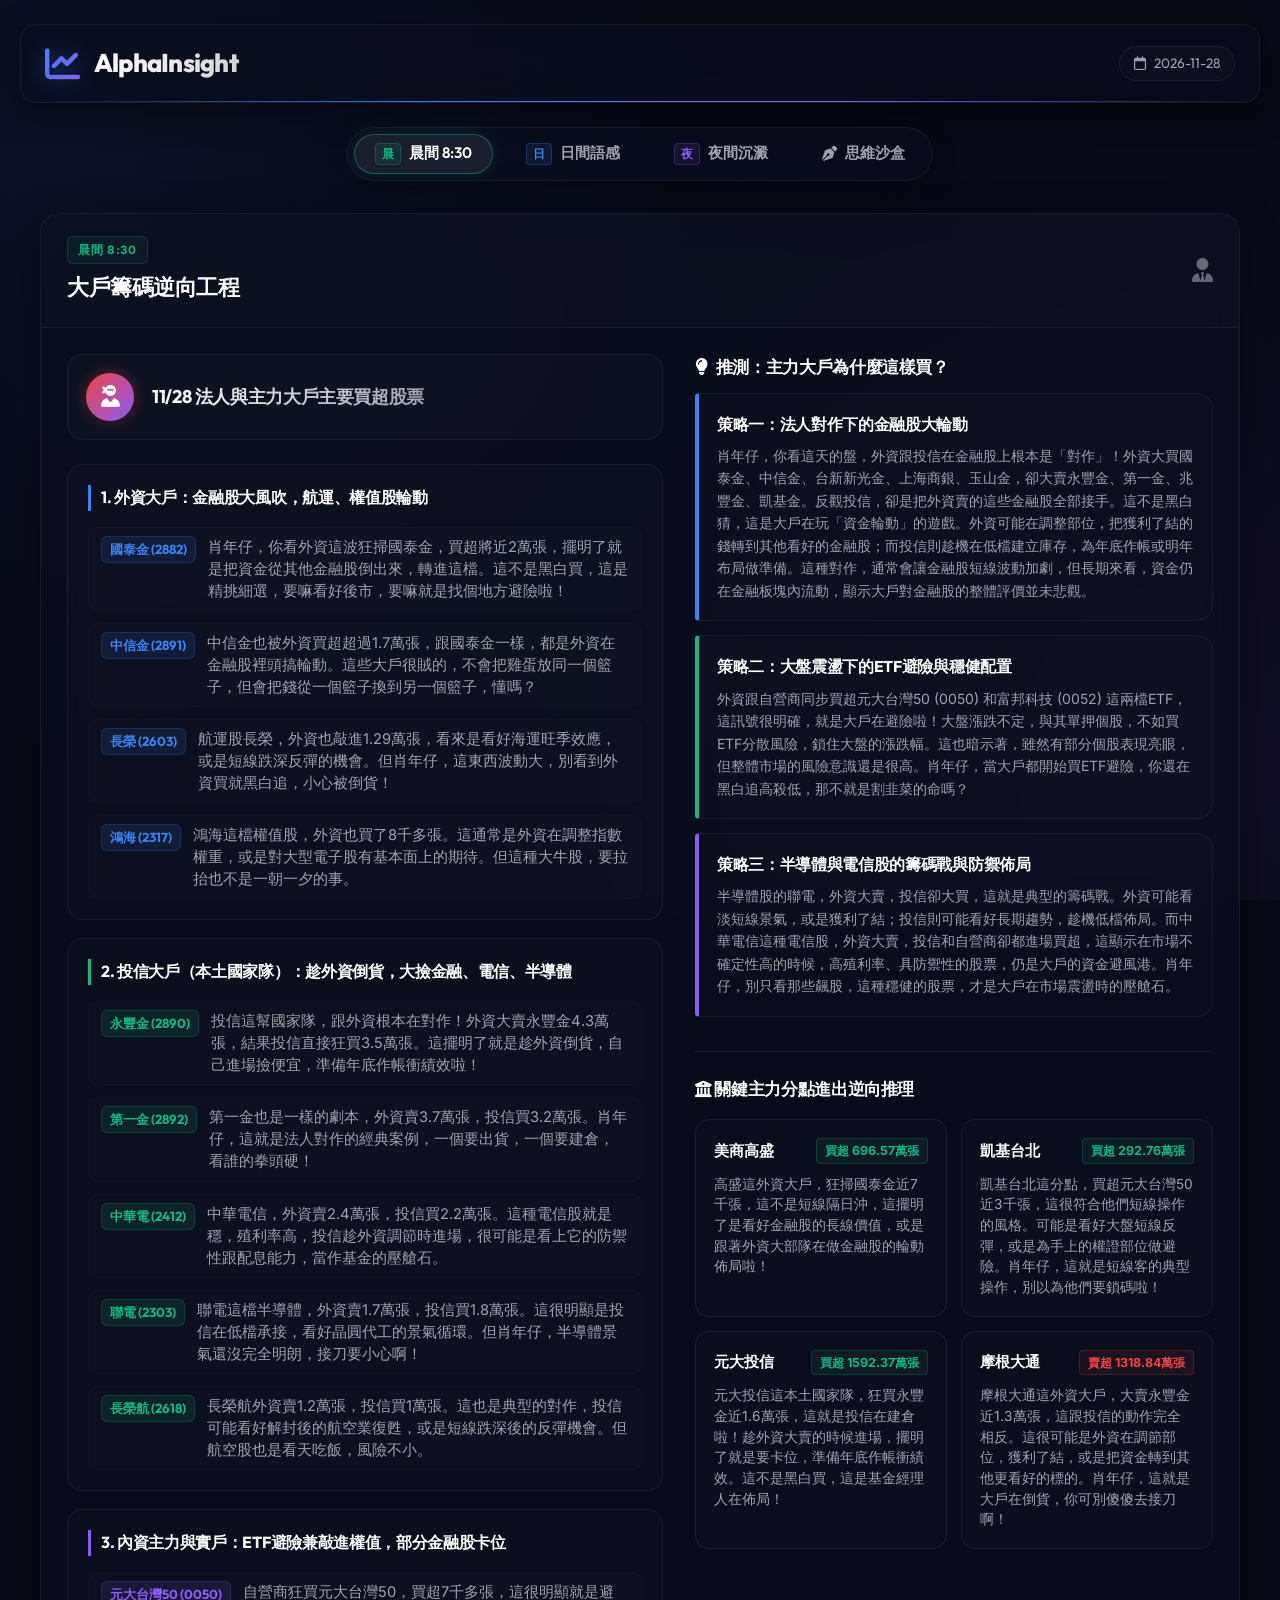
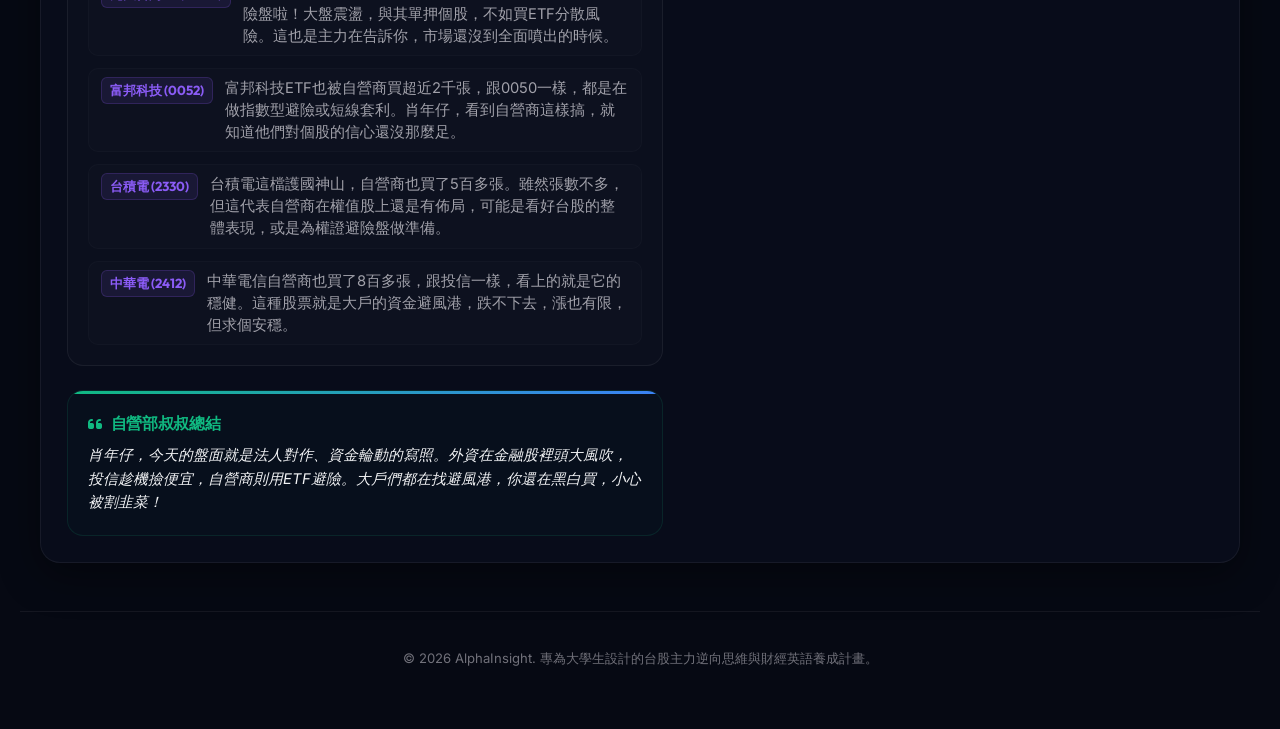
<file: index.html>
<!DOCTYPE html>
<html lang="zh-TW">
<head>
    <meta charset="UTF-8">
    <meta name="viewport" content="width=device-width, initial-scale=1.0">
    <title>AlphaInsight</title>
    <meta name="description" content="結合台股大戶操盤思維逆向工程與國際財經科技英語語感訓練的單頁 Dashboard。">
    <!-- Google Fonts -->
    <link rel="preconnect" href="https://fonts.googleapis.com">
    <link rel="preconnect" href="https://fonts.gstatic.com" crossorigin>
    <link href="https://fonts.googleapis.com/css2?family=Inter:wght@300;400;500;600;700&family=Outfit:wght@400;500;600;700;800&display=swap" rel="stylesheet">
    <!-- FontAwesome for icons -->
    <link rel="stylesheet" href="https://cdnjs.cloudflare.com/ajax/libs/font-awesome/6.4.0/css/all.min.css">
    <link rel="stylesheet" href="style.css">
</head>
<body>
    <div class="app-container">
        <!-- Header -->
        <header class="app-header">
            <div class="logo-area">
                <i class="fa-solid fa-chart-line logo-icon"></i>
                <div class="logo-text">
                    <h1>AlphaInsight</h1>
                </div>
            </div>
            <div class="header-meta">
                <div class="meta-item">
                    <i class="fa-regular fa-calendar"></i>
                    <span id="insight-date">讀取中...</span>
                </div>
            </div>
        </header>

        <!-- View Selector / Nav Tabs -->
        <nav class="view-selector-container">
            <div class="view-tabs">
                <button class="view-tab-btn active" data-view="morning">
                    <span class="view-badge view-badge-morning">晨</span> 晨間 8:30
                </button>
                <button class="view-tab-btn" data-view="english">
                    <span class="view-badge view-badge-daytime">日</span> 日間語感
                </button>
                <button class="view-tab-btn" data-view="night">
                    <span class="view-badge view-badge-night">夜</span> 夜間沉澱
                </button>
                <button class="view-tab-btn" data-view="sandbox">
                    <i class="fa-solid fa-pen-nib"></i> 思維沙盒
                </button>
            </div>
        </nav>

        <!-- Main Dashboard Layout -->
        <main class="app-main">
            <!-- Left Column: Stocks & Links -->
            <div class="main-column left-column">
                
                <!-- Section 1: Morning Stock Uncle -->
                <section class="dashboard-card stock-section" id="morning-stock">
                    <div class="card-header">
                        <div class="card-title">
                            <span class="badge badge-morning">晨間 8:30</span>
                            <h2>大戶籌碼逆向工程</h2>
                        </div>
                        <i class="fa-solid fa-user-tie header-card-icon"></i>
                    </div>
                    
                    <div class="card-content morning-content-grid">
                        <div class="morning-left-col">
                            <!-- Uncle Sentiment -->
                            <div class="uncle-sentiment-box">
                                <div class="uncle-avatar">
                                    <i class="fa-solid fa-user-ninja"></i>
                                </div>
                                <div class="sentiment-speech">
                                    <h3 id="uncle-report-header" class="report-header">正在逆向分析主力籌碼中...</h3>
                                </div>
                            </div>

                            <!-- Buyer Groups Section -->
                            <div class="uncle-report-section">
                                <div id="buyer-groups-container" class="buyer-groups-grid">
                                    <div class="loading-spinner"><i class="fa-solid fa-circle-notch fa-spin"></i> 正在生成大戶分組明細...</div>
                                </div>
                            </div>

                            <!-- Summary Section -->
                            <div class="uncle-summary-box" id="uncle-summary-container">
                                <h4><i class="fa-solid fa-quote-left"></i> 自營部叔叔總結</h4>
                                <p id="uncle-summary-text">正在整合操盤思維...</p>
                            </div>
                        </div>

                        <div class="morning-right-col">
                            <!-- Strategic Rationale Section -->
                            <div class="uncle-report-section strategies-section">
                                <h3><i class="fa-solid fa-lightbulb"></i> 推測：主力大戶為什麼這樣買？</h3>
                                <div id="strategies-container" class="strategies-grid">
                                    <div class="loading-spinner"><i class="fa-solid fa-circle-notch fa-spin"></i> 正在剖析大戶操盤策略...</div>
                                </div>
                            </div>

                            <!-- Top Brokerage Analysis list -->
                            <div class="analysis-group brokerage-tracker-group">
                                <h3 class="brokerage-tracker-title"><i class="fa-solid fa-building-columns"></i> 關鍵主力分點進出逆向推理</h3>
                                <div id="brokerages-list" class="brokerage-grid">
                                    <div class="loading-spinner"><i class="fa-solid fa-circle-notch fa-spin"></i> 載入分點資料中...</div>
                                </div>
                            </div>
                        </div>
                    </div>
                </section>

                <!-- Section 3: Night Market Linker -->
                <section class="dashboard-card linker-section" id="night-linker">
                    <div class="card-header">
                        <div class="card-title">
                            <span class="badge badge-night">夜間沉澱</span>
                            <h2>跨領域大腦聯結器 (Market Linker)</h2>
                        </div>
                        <i class="fa-solid fa-brain header-card-icon"></i>
                    </div>
                    <div class="card-content">
                        <p id="linker-insight-text" class="linker-text">
                            正在深度聯結晨間台股大戶動作與國際科技新聞...
                        </p>
                    </div>
                </section>

            </div>

            <!-- Right Column: English Professor & Sandbox -->
            <div class="main-column right-column">
                
                <!-- Section 2: Daytime English Professor -->
                <section class="dashboard-card english-section" id="daytime-english">
                    <div class="card-header">
                        <div class="card-title">
                            <span class="badge badge-daytime">日間語感</span>
                            <h2>英語修煉場</h2>
                        </div>
                        <i class="fa-solid fa-graduation-cap header-card-icon"></i>
                    </div>

                    <div class="card-content">
                        <!-- News Selector (if multiple news items exist) -->
                        <div class="news-tabs" id="news-selector">
                            <!-- Dynamically loaded tabs -->
                        </div>

                        <!-- Level Switcher -->
                        <div class="level-switcher">
                            <button class="level-btn active" id="btn-level1" data-level="1">
                                <span class="btn-num">L1</span>
                                <span class="btn-txt">盲聽/盲讀</span>
                            </button>
                            <button class="level-btn" id="btn-level2" data-level="2">
                                <span class="btn-num">L2</span>
                                <span class="btn-txt">關鍵字提示</span>
                            </button>
                            <button class="level-btn" id="btn-level3" data-level="3">
                                <span class="btn-num">L3</span>
                                <span class="btn-txt">全文陪讀</span>
                            </button>
                        </div>

                        <!-- Training Area -->
                        <div class="training-display">
                            
                            <!-- Level 1: Blind Reading & Listening -->
                            <div class="level-panel active" id="panel-level1">
                                <div class="blind-controls">
                                    <button class="control-btn play-btn" id="tts-play-btn" title="播放語音">
                                        <i class="fa-solid fa-circle-play"></i> 聽力播放 (TTS)
                                    </button>
                                    <button class="control-btn stop-btn" id="tts-stop-btn" title="停止播放" style="display:none;">
                                        <i class="fa-solid fa-circle-stop"></i> 停止
                                    </button>
                                    <button class="control-btn peek-btn" id="peek-btn">
                                        <i class="fa-regular fa-eye"></i> 暫時解鎖文字 (馬賽克)
                                    </button>
                                </div>
                                <div class="blind-text-container">
                                    <div class="blind-text blur-effect" id="blind-passage">
                                        Loading passage...
                                    </div>
                                </div>
                            </div>

                            <!-- Level 2: Keywords & Context -->
                            <div class="level-panel" id="panel-level2">
                                <!-- Background Context -->
                                <div class="context-box">
                                    <h4><i class="fa-solid fa-circle-info"></i> 教授的白話背景提示</h4>
                                    <p id="prof-context">載入中...</p>
                                </div>
                                
                                <!-- Keyword Cards Grid -->
                                <h4><i class="fa-solid fa-tags"></i> 核心產業英語單字 (點擊翻牌)</h4>
                                <div class="keyword-grid" id="keywords-container">
                                    <!-- Dynamic Keyword Cards -->
                                </div>
                            </div>

                            <!-- Level 3: Full Read-Along -->
                            <div class="level-panel" id="panel-level3">
                                <div class="helper-tip">
                                    <i class="fa-regular fa-lightbulb"></i> 點擊任何一個英文句子，右側或下方將浮現結合產業背景的白話中文翻譯。
                                </div>
                                <div class="read-along-container">
                                    <div class="english-passage-interactive" id="interactive-passage">
                                        <!-- Sentences loaded dynamically -->
                                    </div>
                                    <div class="translation-side-panel" id="translation-panel">
                                        <div class="translation-panel-header">
                                            <i class="fa-solid fa-language"></i> 教授對話式翻譯
                                        </div>
                                        <div class="translation-panel-content" id="translation-content">
                                            點擊英文句子即可獲得白話翻譯。
                                        </div>
                                    </div>
                                </div>
                            </div>

                        </div>
                    </div>
                </section>

                <!-- Sandbox Notes Box -->
                <section class="dashboard-card sandbox-card" id="sandbox">
                    <div class="card-header">
                        <div class="card-title">
                            <i class="fa-solid fa-pen-nib"></i>
                            <h2>思維沙盒 (英文重點筆記)</h2>
                        </div>
                    </div>
                    <div class="card-content">
                        <!-- Cleanup Notification Banner -->
                        <div class="sandbox-notification" id="sandbox-notification" style="display: none;">
                            <span class="notification-text"><i class="fa-solid fa-circle-check"></i> 每週自動清理已完成！已將上週的筆記歸檔至單字庫。</span>
                            <button class="notification-close" id="btn-close-notification">&times;</button>
                        </div>

                        <!-- Sandbox Sub Tabs -->
                        <div class="sandbox-tabs">
                            <button class="sandbox-tab-btn active" data-sandbox-tab="edit">
                                <i class="fa-solid fa-pen-nib"></i> 筆記編輯
                            </button>
                            <button class="sandbox-tab-btn" data-sandbox-tab="words">
                                <i class="fa-solid fa-book"></i> 單字庫 (<span id="vocab-count">0</span>)
                            </button>
                            <button class="sandbox-tab-btn" data-sandbox-tab="quiz">
                                <i class="fa-solid fa-gamepad"></i> 互動測驗
                            </button>
                        </div>

                        <!-- Panel 1: Note Editor -->
                        <div class="sandbox-panel active" id="sandbox-panel-edit">
                            <div class="sandbox-intro">
                                請輸入財經英語重點。資料將自動備份於瀏覽器。
                            </div>
                            <textarea id="sandbox-textarea" placeholder="在此記錄您的英文重點...（例如：&#10;go on a tear 勢不可擋&#10;take a hit 遭受打擊&#10;bear market 空頭市場）"></textarea>
                            <div class="sandbox-action-bar">
                                <button class="sandbox-btn primary-btn" id="btn-consolidate-now">
                                    <i class="fa-solid fa-file-invoice"></i> 整理並歸檔至單字庫
                                </button>
                                <span id="save-status"><i class="fa-solid fa-cloud-arrow-up"></i> 已即時儲存</span>
                            </div>
                        </div>

                        <!-- Panel 2: Vocabulary Bank -->
                        <div class="sandbox-panel" id="sandbox-panel-words">
                            <div class="vocab-header-actions">
                                <div class="backup-actions">
                                    <button class="sandbox-btn secondary-btn" id="btn-export-vocab">
                                        <i class="fa-solid fa-file-export"></i> 匯出單字庫
                                    </button>
                                    <label class="sandbox-btn secondary-btn upload-label" for="input-import-vocab">
                                        <i class="fa-solid fa-file-import"></i> 匯入單字庫
                                        <input type="file" id="input-import-vocab" accept=".json" style="display: none;">
                                    </label>
                                    <button class="sandbox-btn danger-btn" id="btn-clear-vocab">
                                        <i class="fa-solid fa-trash-can"></i> 清空單字庫
                                    </button>
                                </div>
                            </div>
                            <div class="vocab-list-container" id="vocab-list">
                                <p class="vocab-empty-msg">單字庫目前是空的。請在「筆記編輯」中寫下單字後歸檔，或點選匯入。</p>
                            </div>
                        </div>

                        <!-- Panel 3: Interactive Quiz -->
                        <div class="sandbox-panel" id="sandbox-panel-quiz">
                            <div id="quiz-setup-view">
                                <p class="quiz-intro">挑戰您自己記錄的英文重點單字！測驗會從您的單字庫中隨機挑選單字進行四選一問答。</p>
                                <button class="sandbox-btn primary-btn" id="btn-start-quiz">
                                    <i class="fa-solid fa-play"></i> 開始互動測驗
                                </button>
                            </div>
                            <div id="quiz-active-view" style="display: none;">
                                <div class="quiz-meta">
                                    <span class="quiz-progress">第 <span id="quiz-current-num">1</span> 題</span>
                                    <span class="quiz-score">得分：<span id="quiz-score-num">0</span></span>
                                </div>
                                <div class="quiz-question-container">
                                    <h3 id="quiz-question-text">題目載入中...</h3>
                                </div>
                                <div class="quiz-options-container" id="quiz-options">
                                    <!-- Options will be generated here -->
                                </div>
                                <div class="quiz-feedback" id="quiz-feedback-text" style="display: none;"></div>
                                <div class="quiz-actions" style="margin-top: 15px; display: flex; justify-content: flex-end;">
                                    <button class="sandbox-btn primary-btn" id="btn-next-question" style="display: none;">
                                        下一題 <i class="fa-solid fa-arrow-right"></i>
                                    </button>
                                </div>
                            </div>
                            <div id="quiz-result-view" style="display: none; text-align: center;">
                                <div class="quiz-result-trophy">
                                    <i class="fa-solid fa-trophy" style="font-size: 3.5rem; color: var(--neon-amber); filter: drop-shadow(0 0 10px rgba(245,158,11,0.4));"></i>
                                </div>
                                <h3 class="quiz-result-title">測驗結束！</h3>
                                <p class="quiz-result-summary">您的得分是：<span id="quiz-final-score" style="color: var(--neon-amber); font-weight: bold; font-size: 1.2rem;">0</span> 分</p>
                                <button class="sandbox-btn primary-btn" id="btn-restart-quiz" style="margin-top: 15px;">
                                    <i class="fa-solid fa-rotate-left"></i> 再試一次
                                </button>
                            </div>
                        </div>
                    </div>
                </section>

            </div>
        </main>

        <!-- Footer -->
        <footer class="app-footer">
            <p>&copy; 2026 AlphaInsight. 專為大學生設計的台股主力逆向思維與財經英語養成計畫。</p>
        </footer>
    </div>

    <!-- App JS -->
    <script src="app.js"></script>
</body>
</html>
</file>
<file: style.css>
/* ==========================================================================
   AlphaInsight Core Design System & CSS Stylesheet
   Theme: Sleek Sci-Fi Dark Mode (Glassmorphism & Neon Accents)
   ========================================================================== */

/* Variables */
:root {
    --bg-main: #060913;
    --bg-card: rgba(10, 15, 30, 0.7);
    --border-color: rgba(255, 255, 255, 0.06);
    --border-hover: rgba(255, 255, 255, 0.15);
    
    --text-primary: #f3f4f6;
    --text-secondary: #a1a1aa;
    --text-muted: #71717a;
    
    /* Neon Accent Colors */
    --neon-green: #10b981;
    --neon-green-glow: rgba(16, 185, 129, 0.15);
    --neon-blue: #3b82f6;
    --neon-blue-glow: rgba(59, 130, 246, 0.15);
    --neon-red: #ef4444;
    --neon-red-glow: rgba(239, 68, 68, 0.15);
    --neon-purple: #8b5cf6;
    --neon-purple-glow: rgba(139, 92, 246, 0.15);
    --neon-amber: #f59e0b;
    --neon-amber-glow: rgba(245, 158, 11, 0.15);
    
    /* Transitions */
    --transition-smooth: all 0.3s cubic-bezier(0.4, 0, 0.2, 1);
}

/* Base Settings & Ambient Lighting */
* {
    margin: 0;
    padding: 0;
    box-sizing: border-box;
}

body {
    background-color: var(--bg-main);
    background-image: 
        radial-gradient(circle at 5% 15%, rgba(59, 130, 246, 0.08) 0%, transparent 45%),
        radial-gradient(circle at 95% 85%, rgba(139, 92, 246, 0.08) 0%, transparent 45%),
        radial-gradient(circle at 50% 50%, rgba(16, 185, 129, 0.02) 0%, transparent 60%);
    background-attachment: fixed;
    color: var(--text-primary);
    font-family: 'Inter', -apple-system, BlinkMacSystemFont, "Segoe UI", Roboto, sans-serif;
    min-height: 100vh;
    line-height: 1.6;
    overflow-x: hidden;
}

h1, h2, h3, h4, h5, h6 {
    font-family: 'Outfit', sans-serif;
    font-weight: 600;
    letter-spacing: -0.02em;
}

/* Custom Scrollbars */
::-webkit-scrollbar {
    width: 6px;
    height: 6px;
}
::-webkit-scrollbar-track {
    background: var(--bg-main);
}
::-webkit-scrollbar-thumb {
    background: #1e293b;
    border-radius: 3px;
}
::-webkit-scrollbar-thumb:hover {
    background: #334155;
}

/* Layout Container */
.app-container {
    max-width: 1440px;
    margin: 0 auto;
    padding: 24px 20px;
    display: flex;
    flex-direction: column;
    gap: 24px;
}

/* Header */
.app-header {
    display: flex;
    justify-content: space-between;
    align-items: center;
    padding: 18px 24px;
    background: var(--bg-card);
    backdrop-filter: blur(20px);
    -webkit-backdrop-filter: blur(20px);
    border: 1px solid var(--border-color);
    border-radius: 16px;
    box-shadow: 0 10px 30px rgba(0, 0, 0, 0.5);
    position: relative;
    overflow: hidden;
}

.app-header::after {
    content: '';
    position: absolute;
    bottom: 0;
    left: 0;
    width: 100%;
    height: 1px;
    background: linear-gradient(to right, transparent, var(--neon-blue), var(--neon-purple), transparent);
}

.logo-area {
    display: flex;
    align-items: center;
    gap: 14px;
}

.logo-icon {
    font-size: 2.2rem;
    background: linear-gradient(135deg, var(--neon-blue), var(--neon-purple));
    -webkit-background-clip: text;
    -webkit-text-fill-color: transparent;
    filter: drop-shadow(0 0 10px rgba(59, 130, 246, 0.4));
}

.logo-text h1 {
    font-size: 1.6rem;
    font-weight: 800;
    letter-spacing: -0.03em;
    background: linear-gradient(to right, #ffffff, #d4d4d8);
    -webkit-background-clip: text;
    -webkit-text-fill-color: transparent;
}

.logo-text p {
    font-size: 0.8rem;
    color: var(--text-secondary);
    font-weight: 500;
    letter-spacing: 0.02em;
}

.header-meta {
    display: flex;
    gap: 16px;
    align-items: center;
}

.meta-item {
    font-size: 0.85rem;
    color: var(--text-secondary);
    display: flex;
    align-items: center;
    gap: 8px;
    padding: 6px 14px;
    background: rgba(255, 255, 255, 0.02);
    border-radius: 30px;
    border: 1px solid var(--border-color);
    font-family: 'Outfit', sans-serif;
}

/* Dashboard Columns Layout */
.app-main {
    display: grid;
    grid-template-columns: 1.15fr 1fr;
    gap: 24px;
}

@media (max-width: 1080px) {
    .app-main {
        grid-template-columns: 1fr;
    }
}

.main-column {
    display: flex;
    flex-direction: column;
    gap: 24px;
}

/* Premium Dashboard Card Base */
.dashboard-card {
    background: var(--bg-card);
    backdrop-filter: blur(20px);
    -webkit-backdrop-filter: blur(20px);
    border: 1px solid var(--border-color);
    border-radius: 20px;
    box-shadow: 0 12px 40px rgba(0, 0, 0, 0.4);
    transition: var(--transition-smooth);
    display: flex;
    flex-direction: column;
    overflow: hidden;
    position: relative;
}

.dashboard-card:hover {
    transform: translateY(-2px);
    border-color: rgba(255, 255, 255, 0.12);
}

/* Accent Glows for Cards */
.stock-section:hover {
    box-shadow: 0 0 40px rgba(16, 185, 129, 0.08), 0 12px 40px rgba(0, 0, 0, 0.5);
    border-color: rgba(16, 185, 129, 0.25);
}

.english-section:hover {
    box-shadow: 0 0 40px rgba(59, 130, 246, 0.08), 0 12px 40px rgba(0, 0, 0, 0.5);
    border-color: rgba(59, 130, 246, 0.25);
}

.linker-section:hover {
    box-shadow: 0 0 40px rgba(139, 92, 246, 0.08), 0 12px 40px rgba(0, 0, 0, 0.5);
    border-color: rgba(139, 92, 246, 0.25);
}

.sandbox-card:hover {
    box-shadow: 0 0 40px rgba(245, 158, 11, 0.08), 0 12px 40px rgba(0, 0, 0, 0.5);
    border-color: rgba(245, 158, 11, 0.25);
}

/* Card Header */
.card-header {
    display: flex;
    justify-content: space-between;
    align-items: center;
    padding: 22px 26px;
    border-bottom: 1px solid var(--border-color);
    background: rgba(255, 255, 255, 0.01);
}

.card-title {
    display: flex;
    flex-direction: column;
    gap: 6px;
}

.card-title h2 {
    font-size: 1.35rem;
    color: #ffffff;
    font-weight: 700;
}

.header-card-icon {
    font-size: 1.5rem;
    color: var(--text-secondary);
    opacity: 0.6;
    transition: var(--transition-smooth);
}

.dashboard-card:hover .header-card-icon {
    opacity: 0.9;
}

.card-content {
    padding: 26px;
    display: flex;
    flex-direction: column;
    gap: 24px;
}

/* Badges */
.badge {
    align-self: flex-start;
    font-size: 0.72rem;
    font-weight: 700;
    text-transform: uppercase;
    padding: 4px 10px;
    border-radius: 6px;
    letter-spacing: 0.06em;
}

.badge-morning {
    background: rgba(16, 185, 129, 0.06);
    color: var(--neon-green);
    border: 1px solid rgba(16, 185, 129, 0.2);
}

.badge-daytime {
    background: rgba(59, 130, 246, 0.06);
    color: var(--neon-blue);
    border: 1px solid rgba(59, 130, 246, 0.2);
}

.badge-night {
    background: rgba(139, 92, 246, 0.06);
    color: var(--neon-purple);
    border: 1px solid rgba(139, 92, 246, 0.2);
}

/* SECTION 1: Stock Uncle - Visual Overhaul */
.uncle-sentiment-box {
    display: flex;
    gap: 18px;
    background: rgba(255, 255, 255, 0.02);
    border: 1px solid var(--border-color);
    border-radius: 16px;
    padding: 18px;
}

.uncle-avatar {
    width: 48px;
    height: 48px;
    border-radius: 50%;
    background: linear-gradient(135deg, var(--neon-red), var(--neon-purple));
    display: flex;
    align-items: center;
    justify-content: center;
    flex-shrink: 0;
    box-shadow: 0 0 15px rgba(239, 68, 68, 0.35);
}

.uncle-avatar i {
    font-size: 1.35rem;
    color: #ffffff;
}

.sentiment-speech {
    display: flex;
    align-items: center;
}

.report-header {
    font-size: 1.15rem;
    font-weight: 700;
    color: #ffffff;
    background: linear-gradient(to right, #ffffff, #a1a1aa);
    -webkit-background-clip: text;
    -webkit-text-fill-color: transparent;
    line-height: 1.4;
}

.buyer-groups-grid {
    display: flex;
    flex-direction: column;
    gap: 18px;
}

.buyer-group-card {
    background: rgba(255, 255, 255, 0.015);
    border: 1px solid var(--border-color);
    border-radius: 16px;
    padding: 20px;
    transition: var(--transition-smooth);
}

.buyer-group-card:hover {
    border-color: rgba(255, 255, 255, 0.1);
    background: rgba(255, 255, 255, 0.025);
}

.buyer-group-title {
    font-size: 1rem;
    font-weight: 700;
    color: #ffffff;
    margin-bottom: 16px;
    border-left: 3px solid var(--neon-blue);
    padding-left: 10px;
}

.buyer-group-card:nth-child(1) .buyer-group-title { border-left-color: var(--neon-blue); }
.buyer-group-card:nth-child(2) .buyer-group-title { border-left-color: var(--neon-green); }
.buyer-group-card:nth-child(3) .buyer-group-title { border-left-color: var(--neon-purple); }

.buyer-stocks-list {
    display: flex;
    flex-direction: column;
    gap: 12px;
}

/* High-tech Stock Widget Row */
.buyer-stock-item {
    display: flex;
    align-items: flex-start;
    gap: 12px;
    font-size: 0.92rem;
    padding: 8px 12px;
    border-radius: 10px;
    background: rgba(255, 255, 255, 0.01);
    border: 1px solid rgba(255, 255, 255, 0.02);
    transition: var(--transition-smooth);
}

.buyer-stock-item:hover {
    background: rgba(255, 255, 255, 0.03);
    border-color: rgba(255, 255, 255, 0.08);
}

.buyer-stock-name {
    font-weight: 700;
    color: #ffffff;
    font-family: 'Outfit', sans-serif;
    background: rgba(59, 130, 246, 0.1);
    color: var(--neon-blue);
    border: 1px solid rgba(59, 130, 246, 0.2);
    padding: 2px 8px;
    border-radius: 6px;
    font-size: 0.82rem;
    white-space: nowrap;
    display: inline-block;
}

.buyer-group-card:nth-child(2) .buyer-stock-name {
    color: var(--neon-green);
    background: rgba(16, 185, 129, 0.1);
    border-color: rgba(16, 185, 129, 0.2);
}

.buyer-group-card:nth-child(3) .buyer-stock-name {
    color: var(--neon-purple);
    background: rgba(139, 92, 246, 0.1);
    border-color: rgba(139, 92, 246, 0.2);
}

.buyer-stock-desc {
    color: var(--text-secondary);
    line-height: 1.5;
    flex-grow: 1;
}

/* Strategic Rationale Section */
.strategies-section h3 {
    font-size: 1.05rem;
    color: #ffffff;
    margin-bottom: 12px;
    display: flex;
    align-items: center;
    gap: 8px;
}

.strategies-grid {
    display: flex;
    flex-direction: column;
    gap: 14px;
}

.strategy-card {
    background: rgba(255, 255, 255, 0.012);
    border: 1px solid var(--border-color);
    border-left: 4px solid var(--neon-blue);
    border-radius: 4px 16px 16px 4px;
    padding: 18px;
    transition: var(--transition-smooth);
}

.strategy-card:nth-child(1) { border-left-color: var(--neon-blue); }
.strategy-card:nth-child(2) { border-left-color: var(--neon-green); }
.strategy-card:nth-child(3) { border-left-color: var(--neon-purple); }

.strategy-card:hover {
    background: rgba(255, 255, 255, 0.035);
    border-color: rgba(255, 255, 255, 0.12);
}

.strategy-title {
    font-size: 0.98rem;
    font-weight: 700;
    color: #ffffff;
    margin-bottom: 8px;
}

.strategy-content {
    font-size: 0.88rem;
    color: var(--text-secondary);
    line-height: 1.6;
}

/* Summary Box */
.uncle-summary-box {
    background: rgba(16, 185, 129, 0.02);
    border: 1px solid rgba(16, 185, 129, 0.12);
    border-radius: 16px;
    padding: 20px;
    position: relative;
    overflow: hidden;
}

.uncle-summary-box::before {
    content: '';
    position: absolute;
    top: 0;
    left: 0;
    width: 100%;
    height: 3px;
    background: linear-gradient(to right, var(--neon-green), var(--neon-blue));
}

.uncle-summary-box h4 {
    color: var(--neon-green);
    font-size: 1rem;
    margin-bottom: 8px;
    display: flex;
    align-items: center;
    gap: 8px;
}

.uncle-summary-box p {
    font-size: 0.92rem;
    color: var(--text-primary);
    line-height: 1.6;
    font-style: italic;
}

/* Brokerage Tracker Panel */
.brokerage-tracker-group {
    border-top: 1px solid var(--border-color);
    padding-top: 24px;
    margin-top: 10px;
}

.brokerage-tracker-title {
    font-size: 1.05rem !important;
    color: #ffffff !important;
    margin-bottom: 16px;
}

.brokerage-grid {
    display: grid;
    grid-template-columns: 1fr 1fr;
    gap: 14px;
}

@media (max-width: 640px) {
    .brokerage-grid {
        grid-template-columns: 1fr;
    }
}

.brokerage-card {
    background: rgba(255, 255, 255, 0.015);
    border: 1px solid var(--border-color);
    border-radius: 14px;
    padding: 18px;
    display: flex;
    flex-direction: column;
    gap: 10px;
    transition: var(--transition-smooth);
}

.brokerage-card:hover {
    border-color: rgba(255, 255, 255, 0.1);
    background: rgba(255, 255, 255, 0.03);
}

.brokerage-card-meta {
    display: flex;
    justify-content: space-between;
    align-items: center;
}

.brokerage-name {
    font-weight: 700;
    font-family: 'Outfit', sans-serif;
    color: #ffffff;
    font-size: 0.95rem;
}

.brokerage-action {
    font-size: 0.78rem;
    font-weight: 700;
    padding: 2px 8px;
    border-radius: 4px;
}

.action-buy {
    background: rgba(16, 185, 129, 0.08);
    color: var(--neon-green);
    border: 1px solid rgba(16, 185, 129, 0.2);
}

.action-sell {
    background: rgba(239, 68, 68, 0.08);
    color: var(--neon-red);
    border: 1px solid rgba(239, 68, 68, 0.2);
}

.uncle-logic-text {
    font-size: 0.86rem;
    color: var(--text-secondary);
    line-height: 1.5;
}

/* SECTION 2: English Professor - Tabs & Levels */
.news-tabs {
    display: flex;
    gap: 10px;
    border-bottom: 1px solid var(--border-color);
    padding-bottom: 16px;
    overflow-x: auto;
}

.news-tab {
    background: transparent;
    border: 1px solid var(--border-color);
    color: var(--text-secondary);
    padding: 10px 18px;
    border-radius: 10px;
    cursor: pointer;
    font-family: 'Outfit', sans-serif;
    font-size: 0.88rem;
    white-space: nowrap;
    transition: var(--transition-smooth);
}

.news-tab:hover {
    color: #ffffff;
    border-color: rgba(255, 255, 255, 0.2);
    background: rgba(255, 255, 255, 0.02);
}

.news-tab.active {
    background: rgba(59, 130, 246, 0.08);
    color: var(--neon-blue);
    border-color: var(--neon-blue);
}

.level-switcher {
    display: grid;
    grid-template-columns: 1fr 1fr 1fr;
    background: rgba(255, 255, 255, 0.015);
    border: 1px solid var(--border-color);
    padding: 5px;
    border-radius: 14px;
}

.level-btn {
    background: transparent;
    border: none;
    color: var(--text-secondary);
    padding: 12px;
    cursor: pointer;
    border-radius: 10px;
    display: flex;
    flex-direction: column;
    align-items: center;
    gap: 4px;
    transition: var(--transition-smooth);
}

.level-btn:hover {
    color: #ffffff;
    background: rgba(255, 255, 255, 0.03);
}

.level-btn.active {
    background: #1e293b;
    color: #ffffff;
    box-shadow: 0 4px 12px rgba(0, 0, 0, 0.3);
}

.btn-num {
    font-weight: 700;
    font-size: 0.95rem;
    font-family: 'Outfit', sans-serif;
}

.btn-txt {
    font-size: 0.78rem;
    opacity: 0.75;
}

/* Panels */
.level-panel {
    display: none;
    flex-direction: column;
    gap: 18px;
    margin-top: 18px;
}

.level-panel.active {
    display: flex;
}

/* L1 Panel: Blind Mode */
.blind-controls {
    display: flex;
    gap: 12px;
}

.control-btn {
    background: rgba(255, 255, 255, 0.02);
    border: 1px solid var(--border-color);
    color: #ffffff;
    padding: 11px 18px;
    border-radius: 10px;
    cursor: pointer;
    font-size: 0.88rem;
    display: flex;
    align-items: center;
    gap: 8px;
    transition: var(--transition-smooth);
    font-family: 'Outfit', sans-serif;
    font-weight: 500;
}

.control-btn:hover {
    background: rgba(255, 255, 255, 0.08);
    border-color: rgba(255, 255, 255, 0.2);
}

.play-btn {
    background: rgba(59, 130, 246, 0.08);
    color: var(--neon-blue);
    border-color: rgba(59, 130, 246, 0.25);
}

.play-btn:hover {
    background: rgba(59, 130, 246, 0.2);
}

.stop-btn {
    background: rgba(239, 68, 68, 0.08);
    color: var(--neon-red);
    border-color: rgba(239, 68, 68, 0.25);
}

.stop-btn:hover {
    background: rgba(239, 68, 68, 0.20);
}

.blind-text-container {
    background: rgba(0, 0, 0, 0.25);
    border: 1px solid var(--border-color);
    border-radius: 16px;
    padding: 24px;
    min-height: 140px;
    box-shadow: inset 0 2px 8px rgba(0,0,0,0.4);
}

.blind-text {
    font-size: 1.15rem;
    line-height: 1.8;
    transition: filter 0.4s cubic-bezier(0.4, 0, 0.2, 1);
}

.blur-effect {
    filter: blur(9px);
    user-select: none;
    pointer-events: none;
}

/* L2 Panel: Keywords & Background Context */
.context-box {
    background: rgba(255, 255, 255, 0.02);
    border: 1px solid var(--border-color);
    border-radius: 14px;
    padding: 18px;
}

.context-box h4 {
    color: var(--neon-blue);
    font-size: 1rem;
    margin-bottom: 8px;
    display: flex;
    align-items: center;
    gap: 8px;
}

.context-box p {
    font-size: 0.92rem;
    color: var(--text-secondary);
    line-height: 1.6;
}

.keyword-grid {
    display: grid;
    grid-template-columns: repeat(auto-fill, minmax(170px, 1fr));
    gap: 16px;
    margin-top: 14px;
}

/* 3D Flip Cards */
.keyword-card-wrapper {
    perspective: 1000px;
    height: 180px;
    cursor: pointer;
}

.keyword-card-inner {
    position: relative;
    width: 100%;
    height: 100%;
    text-align: center;
    transition: transform 0.6s cubic-bezier(0.4, 0, 0.2, 1);
    transform-style: preserve-3d;
}

.keyword-card-wrapper.flipped .keyword-card-inner {
    transform: rotateY(180deg);
}

.keyword-card-front, .keyword-card-back {
    position: absolute;
    width: 100%;
    height: 100%;
    backface-visibility: hidden;
    border-radius: 14px;
    border: 1px solid var(--border-color);
    display: flex;
    flex-direction: column;
    justify-content: center;
    align-items: center;
    padding: 14px;
    box-shadow: 0 4px 10px rgba(0,0,0,0.2);
}

.keyword-card-front {
    background: linear-gradient(135deg, rgba(20, 28, 48, 0.6), rgba(10, 15, 30, 0.8));
    color: #ffffff;
}

.keyword-card-front h5 {
    font-size: 1.15rem;
    font-family: 'Outfit', sans-serif;
    color: var(--neon-blue);
}

.keyword-card-front span {
    font-size: 0.78rem;
    color: var(--text-muted);
    margin-top: 6px;
}

.keyword-card-back {
    background: #1e293b;
    color: var(--text-primary);
    transform: rotateY(180deg);
    border-color: rgba(59, 130, 246, 0.3);
    overflow-y: auto;
    justify-content: flex-start;
    padding: 16px 12px;
}

.keyword-card-back p {
    font-size: 0.88rem;
    font-weight: 600;
}

.keyword-card-back span {
    font-size: 0.72rem;
    color: var(--text-secondary);
    margin-top: 6px;
    line-height: 1.4;
}

/* L3 Panel: Split Screen Read-Along Layout */
.helper-tip {
    font-size: 0.82rem;
    color: var(--text-secondary);
    background: rgba(255, 255, 255, 0.02);
    padding: 12px 18px;
    border-radius: 10px;
    border-left: 3px solid var(--neon-blue);
}

.read-along-container {
    display: grid;
    grid-template-columns: 1.25fr 1fr;
    gap: 20px;
}

@media (max-width: 768px) {
    .read-along-container {
        grid-template-columns: 1fr;
    }
    .english-passage-interactive,
    .translation-side-panel {
        max-height: none;
        height: auto;
        overflow-y: visible;
    }
}

.english-passage-interactive {
    font-size: 1.08rem;
    line-height: 1.9;
    color: var(--text-primary);
    background: rgba(0, 0, 0, 0.2);
    border: 1px solid var(--border-color);
    border-radius: 14px;
    padding: 20px;
    max-height: 380px;
    overflow-y: auto;
}

.interactive-sentence {
    cursor: pointer;
    padding: 2px 4px;
    border-radius: 4px;
    transition: var(--transition-smooth);
    display: inline;
}

.interactive-sentence:hover {
    background-color: rgba(59, 130, 246, 0.12);
    color: #ffffff;
}

.interactive-sentence.selected {
    background-color: rgba(59, 130, 246, 0.18);
    border-bottom: 2px solid var(--neon-blue);
    color: #ffffff;
}

/* Interactive Translation Assistant Panel */
.translation-side-panel {
    background: rgba(30, 41, 59, 0.3);
    border: 1px solid var(--border-color);
    border-radius: 14px;
    padding: 20px;
    display: flex;
    flex-direction: column;
    gap: 12px;
    max-height: 380px;
    overflow-y: auto;
}

.translation-panel-header {
    font-size: 0.88rem;
    font-weight: 700;
    color: var(--neon-blue);
    text-transform: uppercase;
    letter-spacing: 0.06em;
    display: flex;
    align-items: center;
    gap: 6px;
    border-bottom: 1px solid var(--border-color);
    padding-bottom: 10px;
}

.translation-panel-content {
    font-size: 0.95rem;
    color: var(--text-primary);
    line-height: 1.7;
}

/* SECTION 3: Night Linker - Overhaul */
.linker-section {
    border-left: 4px solid var(--neon-purple);
}

.linker-text {
    font-size: 0.96rem;
    line-height: 1.75;
    color: var(--text-secondary);
    background: rgba(255, 255, 255, 0.01);
    border: 1px solid var(--border-color);
    border-radius: 16px;
    padding: 24px;
    position: relative;
}

.linker-text::before {
    content: "“";
    font-family: 'Outfit', sans-serif;
    font-size: 4.5rem;
    color: var(--neon-purple);
    opacity: 0.18;
    position: absolute;
    top: -12px;
    left: 14px;
    line-height: 1;
}

/* Sandbox Notes Card */
.sandbox-card {
    border-top: 3px solid var(--neon-amber);
}

.sandbox-intro {
    font-size: 0.88rem;
    color: var(--text-secondary);
    margin-bottom: 12px;
}

#sandbox-textarea {
    width: 100%;
    height: 140px;
    background: rgba(0, 0, 0, 0.25);
    border: 1px solid var(--border-color);
    border-radius: 14px;
    color: #ffffff;
    padding: 16px;
    font-family: inherit;
    font-size: 0.96rem;
    resize: none;
    outline: none;
    line-height: 1.5;
    transition: var(--transition-smooth);
}

#sandbox-textarea:focus {
    border-color: var(--neon-amber);
    box-shadow: 0 0 15px rgba(245, 158, 11, 0.12);
    background: rgba(0, 0, 0, 0.35);
}

/* Sandbox Feature Styles */
.sandbox-notification {
    background: rgba(16, 185, 129, 0.1);
    border: 1px solid rgba(16, 185, 129, 0.25);
    color: #a7f3d0;
    padding: 12px 16px;
    border-radius: 12px;
    margin-bottom: 16px;
    display: flex;
    justify-content: space-between;
    align-items: center;
    font-size: 0.88rem;
    animation: fadeIn 0.4s ease;
}

.notification-close {
    background: none;
    border: none;
    color: #a7f3d0;
    font-size: 1.2rem;
    cursor: pointer;
    opacity: 0.7;
    transition: var(--transition-smooth);
    padding: 0 4px;
}

.notification-close:hover {
    opacity: 1;
}

.sandbox-tabs {
    display: flex;
    gap: 8px;
    border-bottom: 1px solid var(--border-color);
    padding-bottom: 12px;
    margin-bottom: 16px;
}

.sandbox-tab-btn {
    background: transparent;
    border: 1px solid transparent;
    color: var(--text-secondary);
    padding: 8px 16px;
    border-radius: 10px;
    cursor: pointer;
    font-family: inherit;
    font-size: 0.88rem;
    font-weight: 500;
    display: flex;
    align-items: center;
    gap: 8px;
    transition: var(--transition-smooth);
}

.sandbox-tab-btn:hover {
    background: rgba(255, 255, 255, 0.04);
    color: var(--text-primary);
}

.sandbox-tab-btn.active {
    background: rgba(245, 158, 11, 0.1);
    border-color: rgba(245, 158, 11, 0.25);
    color: var(--neon-amber);
    box-shadow: 0 0 10px rgba(245, 158, 11, 0.05);
}

.sandbox-panel {
    display: none;
    animation: fadeIn 0.3s ease;
}

.sandbox-panel.active {
    display: block;
}

@keyframes fadeIn {
    from { opacity: 0; transform: translateY(4px); }
    to { opacity: 1; transform: translateY(0); }
}

.sandbox-action-bar {
    display: flex;
    justify-content: space-between;
    align-items: center;
    margin-top: 14px;
}

#save-status {
    font-size: 0.78rem;
    color: var(--neon-amber);
    display: flex;
    align-items: center;
    gap: 6px;
    opacity: 0;
    transition: opacity 0.5s ease;
}

#save-status.show {
    opacity: 1;
}

.sandbox-btn {
    background: rgba(255, 255, 255, 0.04);
    border: 1px solid var(--border-color);
    color: var(--text-primary);
    padding: 8px 16px;
    border-radius: 10px;
    cursor: pointer;
    font-family: inherit;
    font-size: 0.85rem;
    font-weight: 600;
    display: inline-flex;
    align-items: center;
    gap: 8px;
    transition: var(--transition-smooth);
}

.sandbox-btn:hover {
    background: rgba(255, 255, 255, 0.08);
    border-color: var(--border-hover);
}

.sandbox-btn.primary-btn {
    background: linear-gradient(135deg, rgba(245, 158, 11, 0.85), rgba(217, 119, 6, 0.85));
    border: none;
    color: #040815;
    box-shadow: 0 4px 15px rgba(245, 158, 11, 0.15);
}

.sandbox-btn.primary-btn:hover {
    background: linear-gradient(135deg, rgba(245, 158, 11, 1), rgba(217, 119, 6, 1));
    box-shadow: 0 4px 20px rgba(245, 158, 11, 0.25);
    transform: translateY(-1px);
}

.sandbox-btn.secondary-btn {
    background: rgba(59, 130, 246, 0.08);
    border-color: rgba(59, 130, 246, 0.2);
    color: #93c5fd;
}

.sandbox-btn.secondary-btn:hover {
    background: rgba(59, 130, 246, 0.15);
    border-color: rgba(59, 130, 246, 0.35);
}

.sandbox-btn.danger-btn {
    background: rgba(239, 68, 68, 0.08);
    border-color: rgba(239, 68, 68, 0.2);
    color: #fca5a5;
}

.sandbox-btn.danger-btn:hover {
    background: rgba(239, 68, 68, 0.15);
    border-color: rgba(239, 68, 68, 0.35);
}

.upload-label {
    cursor: pointer;
}

.vocab-header-actions {
    margin-bottom: 16px;
}

.backup-actions {
    display: flex;
    gap: 8px;
    flex-wrap: wrap;
}

.vocab-list-container {
    display: grid;
    grid-template-columns: repeat(auto-fill, minmax(130px, 1fr));
    gap: 10px;
    max-height: 240px;
    overflow-y: auto;
    padding-right: 6px;
    margin-top: 10px;
}

.vocab-empty-msg {
    grid-column: 1 / -1;
    color: var(--text-muted);
    font-size: 0.88rem;
    font-style: italic;
    text-align: center;
    padding: 30px 0;
}

.vocab-chip {
    background: rgba(255, 255, 255, 0.02);
    border: 1px solid var(--border-color);
    padding: 10px 12px;
    padding-right: 36px;
    border-radius: 10px;
    display: flex;
    flex-direction: column;
    gap: 2px;
    transition: var(--transition-smooth);
    position: relative;
    overflow: hidden;
}

.vocab-chip:hover {
    background: rgba(245, 158, 11, 0.05);
    border-color: rgba(245, 158, 11, 0.25);
    transform: translateY(-1px);
}

.vocab-chip-word {
    font-weight: 600;
    font-size: 0.9rem;
    color: #ffffff;
    word-break: break-word;
}

.vocab-chip-meaning {
    font-size: 0.78rem;
    color: var(--text-secondary);
    word-break: break-word;
}

.vocab-actions {
    position: absolute;
    top: 6px;
    right: 8px;
    display: flex;
    gap: 4px;
    opacity: 0;
    transition: var(--transition-smooth);
}

.vocab-chip:hover .vocab-actions {
    opacity: 1;
}

.vocab-action-btn {
    background: transparent;
    border: none;
    color: var(--text-muted);
    cursor: pointer;
    font-size: 0.75rem;
    padding: 4px;
    display: inline-flex;
    align-items: center;
    justify-content: center;
    transition: var(--transition-smooth);
}

.vocab-action-btn:hover {
    color: var(--text-primary);
}

.vocab-action-btn.edit-btn:hover {
    color: var(--neon-blue);
    filter: drop-shadow(0 0 4px var(--neon-blue-glow));
}

.vocab-action-btn.delete-btn:hover {
    color: var(--neon-red);
    filter: drop-shadow(0 0 4px var(--neon-red-glow));
}

/* Editing State */
.vocab-chip.editing {
    grid-column: span 2;
    background: rgba(10, 15, 30, 0.95);
    border-color: var(--neon-blue);
    box-shadow: 0 0 15px rgba(59, 130, 246, 0.2);
    padding: 12px;
    padding-right: 12px;
    gap: 8px;
    transform: none !important;
}

.vocab-edit-input {
    background: rgba(0, 0, 0, 0.3);
    border: 1px solid var(--border-color);
    border-radius: 6px;
    color: #ffffff;
    font-size: 0.82rem;
    padding: 5px 8px;
    width: 100%;
    outline: none;
    font-family: inherit;
    transition: var(--transition-smooth);
}

.vocab-edit-input:focus {
    border-color: var(--neon-blue);
    background: rgba(0, 0, 0, 0.5);
    box-shadow: 0 0 8px rgba(59, 130, 246, 0.2);
}

.vocab-edit-actions {
    display: flex;
    justify-content: flex-end;
    gap: 8px;
    margin-top: 2px;
}

.vocab-edit-btn {
    background: rgba(255, 255, 255, 0.03);
    border: 1px solid var(--border-color);
    border-radius: 6px;
    color: var(--text-secondary);
    cursor: pointer;
    font-size: 0.78rem;
    padding: 4px 10px;
    display: inline-flex;
    align-items: center;
    justify-content: center;
    gap: 4px;
    transition: var(--transition-smooth);
}

.vocab-edit-btn:hover {
    background: rgba(255, 255, 255, 0.08);
    color: var(--text-primary);
}

.vocab-edit-btn.save-btn {
    background: rgba(16, 185, 129, 0.08);
    border-color: rgba(16, 185, 129, 0.2);
    color: var(--neon-green);
}

.vocab-edit-btn.save-btn:hover {
    background: rgba(16, 185, 129, 0.2);
    border-color: var(--neon-green);
    color: #ffffff;
    box-shadow: 0 0 10px rgba(16, 185, 129, 0.2);
}

.vocab-edit-btn.cancel-btn {
    background: rgba(239, 68, 68, 0.08);
    border-color: rgba(239, 68, 68, 0.2);
    color: var(--neon-red);
}

.vocab-edit-btn.cancel-btn:hover {
    background: rgba(239, 68, 68, 0.2);
    border-color: var(--neon-red);
    color: #ffffff;
    box-shadow: 0 0 10px rgba(239, 68, 68, 0.2);
}

/* Quiz Styles */
.quiz-intro {
    color: var(--text-secondary);
    font-size: 0.88rem;
    margin-bottom: 20px;
    line-height: 1.6;
}

.quiz-meta {
    display: flex;
    justify-content: space-between;
    font-size: 0.82rem;
    color: var(--text-muted);
    margin-bottom: 12px;
    font-weight: 500;
}

.quiz-progress {
    color: var(--text-secondary);
}

.quiz-score {
    color: var(--neon-amber);
    font-weight: 600;
}

.quiz-question-container {
    background: rgba(0, 0, 0, 0.2);
    border: 1px solid var(--border-color);
    border-radius: 12px;
    padding: 20px;
    text-align: center;
    margin-bottom: 18px;
}

#quiz-question-text {
    font-size: 1.1rem;
    font-weight: 700;
    color: #ffffff;
}

.quiz-options-container {
    display: grid;
    grid-template-columns: 1fr 1fr;
    gap: 12px;
}

@media (max-width: 480px) {
    .quiz-options-container {
        grid-template-columns: 1fr;
    }
}

.quiz-option-btn {
    background: rgba(255, 255, 255, 0.02);
    border: 1px solid var(--border-color);
    border-radius: 10px;
    color: var(--text-primary);
    padding: 12px 16px;
    font-family: inherit;
    font-size: 0.88rem;
    font-weight: 500;
    cursor: pointer;
    text-align: left;
    transition: var(--transition-smooth);
    display: flex;
    align-items: center;
    gap: 10px;
}

.quiz-option-btn:hover {
    background: rgba(255, 255, 255, 0.05);
    border-color: var(--border-hover);
}

.quiz-option-btn.correct {
    background: rgba(16, 185, 129, 0.12) !important;
    border-color: var(--neon-green) !important;
    color: #d1fae5 !important;
    box-shadow: 0 0 10px rgba(16, 185, 129, 0.1);
}

.quiz-option-btn.incorrect {
    background: rgba(239, 68, 68, 0.12) !important;
    border-color: var(--neon-red) !important;
    color: #fee2e2 !important;
    box-shadow: 0 0 10px rgba(239, 68, 68, 0.1);
}

.quiz-option-badge {
    display: inline-flex;
    justify-content: center;
    align-items: center;
    width: 22px;
    height: 22px;
    border-radius: 50%;
    background: rgba(255, 255, 255, 0.05);
    font-size: 0.75rem;
    font-weight: 700;
    color: var(--text-secondary);
    flex-shrink: 0;
}

.quiz-option-btn.correct .quiz-option-badge {
    background: var(--neon-green);
    color: #040815;
}

.quiz-option-btn.incorrect .quiz-option-badge {
    background: var(--neon-red);
    color: #ffffff;
}

.quiz-feedback {
    margin-top: 14px;
    font-size: 0.85rem;
    text-align: center;
    padding: 10px;
    border-radius: 8px;
    font-weight: 500;
    animation: fadeIn 0.2s ease;
}

.quiz-feedback.correct {
    color: var(--neon-green);
    background: rgba(16, 185, 129, 0.05);
    border: 1px solid rgba(16, 185, 129, 0.15);
}

.quiz-feedback.incorrect {
    color: var(--neon-red);
    background: rgba(239, 68, 68, 0.05);
    border: 1px solid rgba(239, 68, 68, 0.15);
}

.quiz-result-trophy {
    margin-bottom: 16px;
}

.quiz-result-title {
    font-size: 1.3rem;
    color: #ffffff;
    margin-bottom: 8px;
}

.quiz-result-summary {
    color: var(--text-secondary);
    font-size: 0.9rem;
}

/* Footer */
.app-footer {
    text-align: center;
    padding: 36px 0;
    border-top: 1px solid var(--border-color);
    color: var(--text-muted);
    font-size: 0.82rem;
    margin-top: 24px;
}

/* Loading Helper States */
.loading-spinner {
    padding: 30px;
    text-align: center;
    color: var(--text-muted);
    font-size: 0.95rem;
    display: flex;
    align-items: center;
    justify-content: center;
    gap: 10px;
}

/* ==========================================================================
   Premium View Selector & Layout Toggle Styles
   ========================================================================== */

.view-selector-container {
    display: flex;
    justify-content: center;
    margin-bottom: 8px;
}

.view-tabs {
    display: flex;
    gap: 12px;
    padding: 6px;
    background: var(--bg-card);
    backdrop-filter: blur(20px);
    -webkit-backdrop-filter: blur(20px);
    border: 1px solid var(--border-color);
    border-radius: 30px;
    box-shadow: 0 8px 24px rgba(0, 0, 0, 0.3);
}

.view-tab-btn {
    display: flex;
    align-items: center;
    gap: 8px;
    padding: 8px 20px;
    background: transparent;
    border: 1px solid transparent;
    color: var(--text-secondary);
    font-family: 'Outfit', sans-serif;
    font-size: 0.95rem;
    font-weight: 600;
    cursor: pointer;
    border-radius: 20px;
    transition: var(--transition-smooth);
}

.view-tab-btn:hover {
    color: var(--text-primary);
    background: rgba(255, 255, 255, 0.03);
}

.view-tab-btn.active {
    color: #ffffff;
    background: rgba(255, 255, 255, 0.07);
    border-color: rgba(255, 255, 255, 0.15);
}

.view-tab-btn.active[data-view="morning"] {
    border-color: rgba(16, 185, 129, 0.4);
    box-shadow: 0 0 15px rgba(16, 185, 129, 0.15);
}

.view-tab-btn.active[data-view="english"] {
    border-color: rgba(59, 130, 246, 0.4);
    box-shadow: 0 0 15px rgba(59, 130, 246, 0.15);
}

.view-tab-btn.active[data-view="night"] {
    border-color: rgba(139, 92, 246, 0.4);
    box-shadow: 0 0 15px rgba(139, 92, 246, 0.15);
}

.view-tab-btn.active[data-view="sandbox"] {
    border-color: rgba(245, 158, 11, 0.4);
    box-shadow: 0 0 15px rgba(245, 158, 11, 0.15);
}


.view-badge {
    font-size: 0.72rem;
    font-weight: 800;
    padding: 2px 6px;
    border-radius: 4px;
}

.view-badge-morning {
    background: rgba(16, 185, 129, 0.1);
    color: var(--neon-green);
    border: 1px solid rgba(16, 185, 129, 0.25);
}

.view-badge-daytime {
    background: rgba(59, 130, 246, 0.1);
    color: var(--neon-blue);
    border: 1px solid rgba(59, 130, 246, 0.25);
}

.view-badge-night {
    background: rgba(139, 92, 246, 0.1);
    color: var(--neon-purple);
    border: 1px solid rgba(139, 92, 246, 0.25);
}

/* Visibility controlling styles */
.app-main.view-morning .left-column {
    display: flex;
}
.app-main.view-morning #night-linker {
    display: none;
}
.app-main.view-morning .right-column {
    display: none;
}

.app-main.view-english .right-column {
    display: flex;
}
.app-main.view-english #sandbox {
    display: none;
}
.app-main.view-english .left-column {
    display: none;
}

.app-main.view-night .left-column {
    display: flex;
}
.app-main.view-night #morning-stock {
    display: none;
}
.app-main.view-night .right-column {
    display: none;
}

.app-main.view-sandbox .right-column {
    display: flex;
}
.app-main.view-sandbox #daytime-english {
    display: none;
}
.app-main.view-sandbox .left-column {
    display: none;
}

.morning-content-grid {
    display: grid;
    grid-template-columns: 1.15fr 1fr;
    gap: 32px;
}

.morning-left-col,
.morning-right-col {
    display: flex;
    flex-direction: column;
    gap: 24px;
}

/* Focused single-column layout style */
.app-main.view-english,
.app-main.view-night,
.app-main.view-sandbox {
    grid-template-columns: 1fr;
    max-width: 900px;
    margin: 0 auto;
    width: 100%;
}

.app-main.view-morning {
    grid-template-columns: 1fr;
    max-width: 1200px;
    margin: 0 auto;
    width: 100%;
}

@media (max-width: 1024px) {
    .morning-content-grid {
        grid-template-columns: 1fr;
        gap: 24px;
    }
}

@media (max-width: 640px) {
    .view-tabs {
        flex-wrap: wrap;
        justify-content: center;
        border-radius: 16px;
        gap: 8px;
        padding: 8px;
    }
    .view-tab-btn {
        padding: 6px 12px;
        font-size: 0.85rem;
    }
}
</file>
